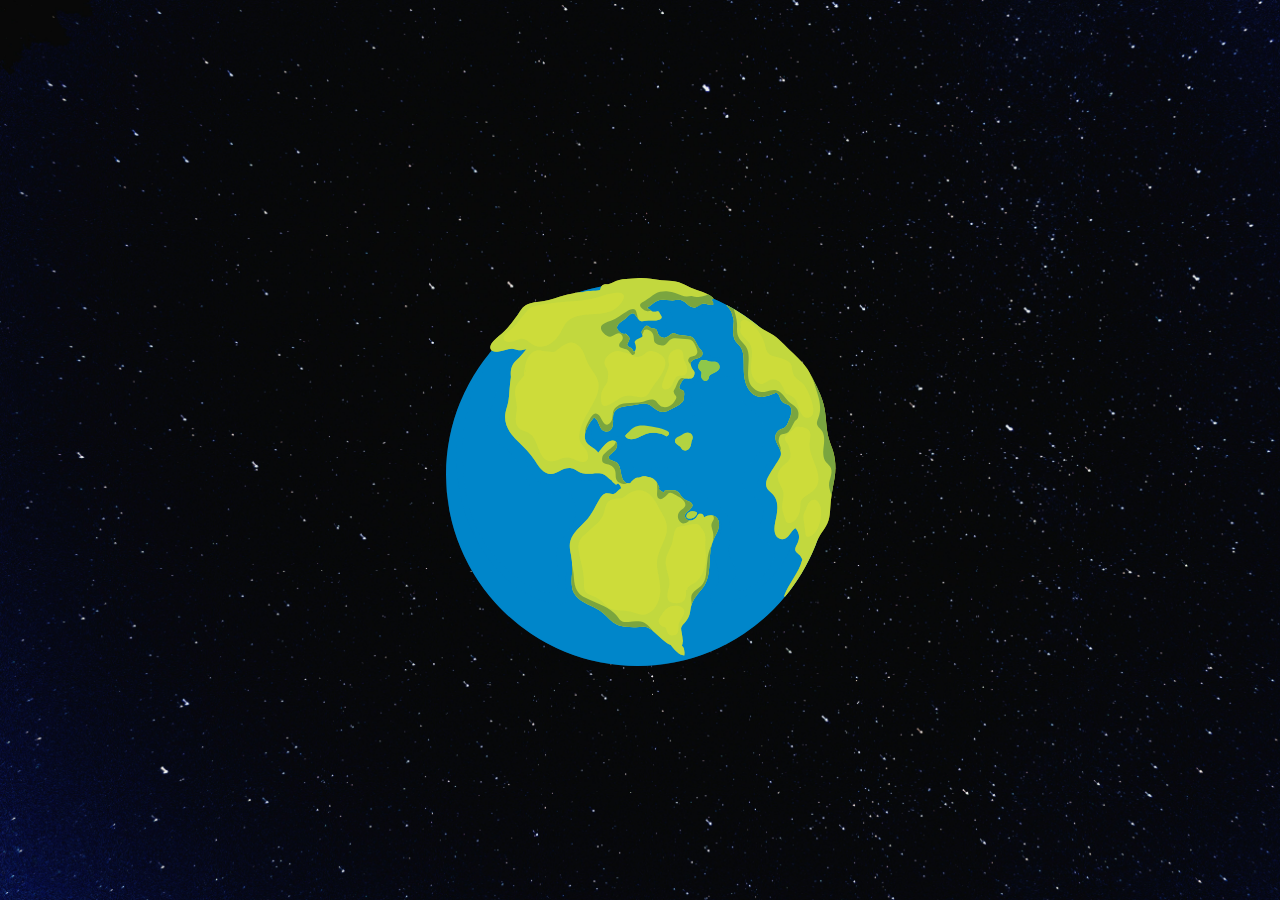
<file: index.html>
<!DOCTYPE html>
<html lang="en">
<head>
    <meta charset="UTF-8">
    <title>Document</title>
    <link rel="stylesheet" href="style.css">
</head>
<body>
    <div class="wrapper">
      <h1 class="head-click"></h1>
        <button class="btnClick"></button>
        <button class="chit"></button>
    </div>
    
    
    <script src="main.js"></script>
</body>
</html>
</file>
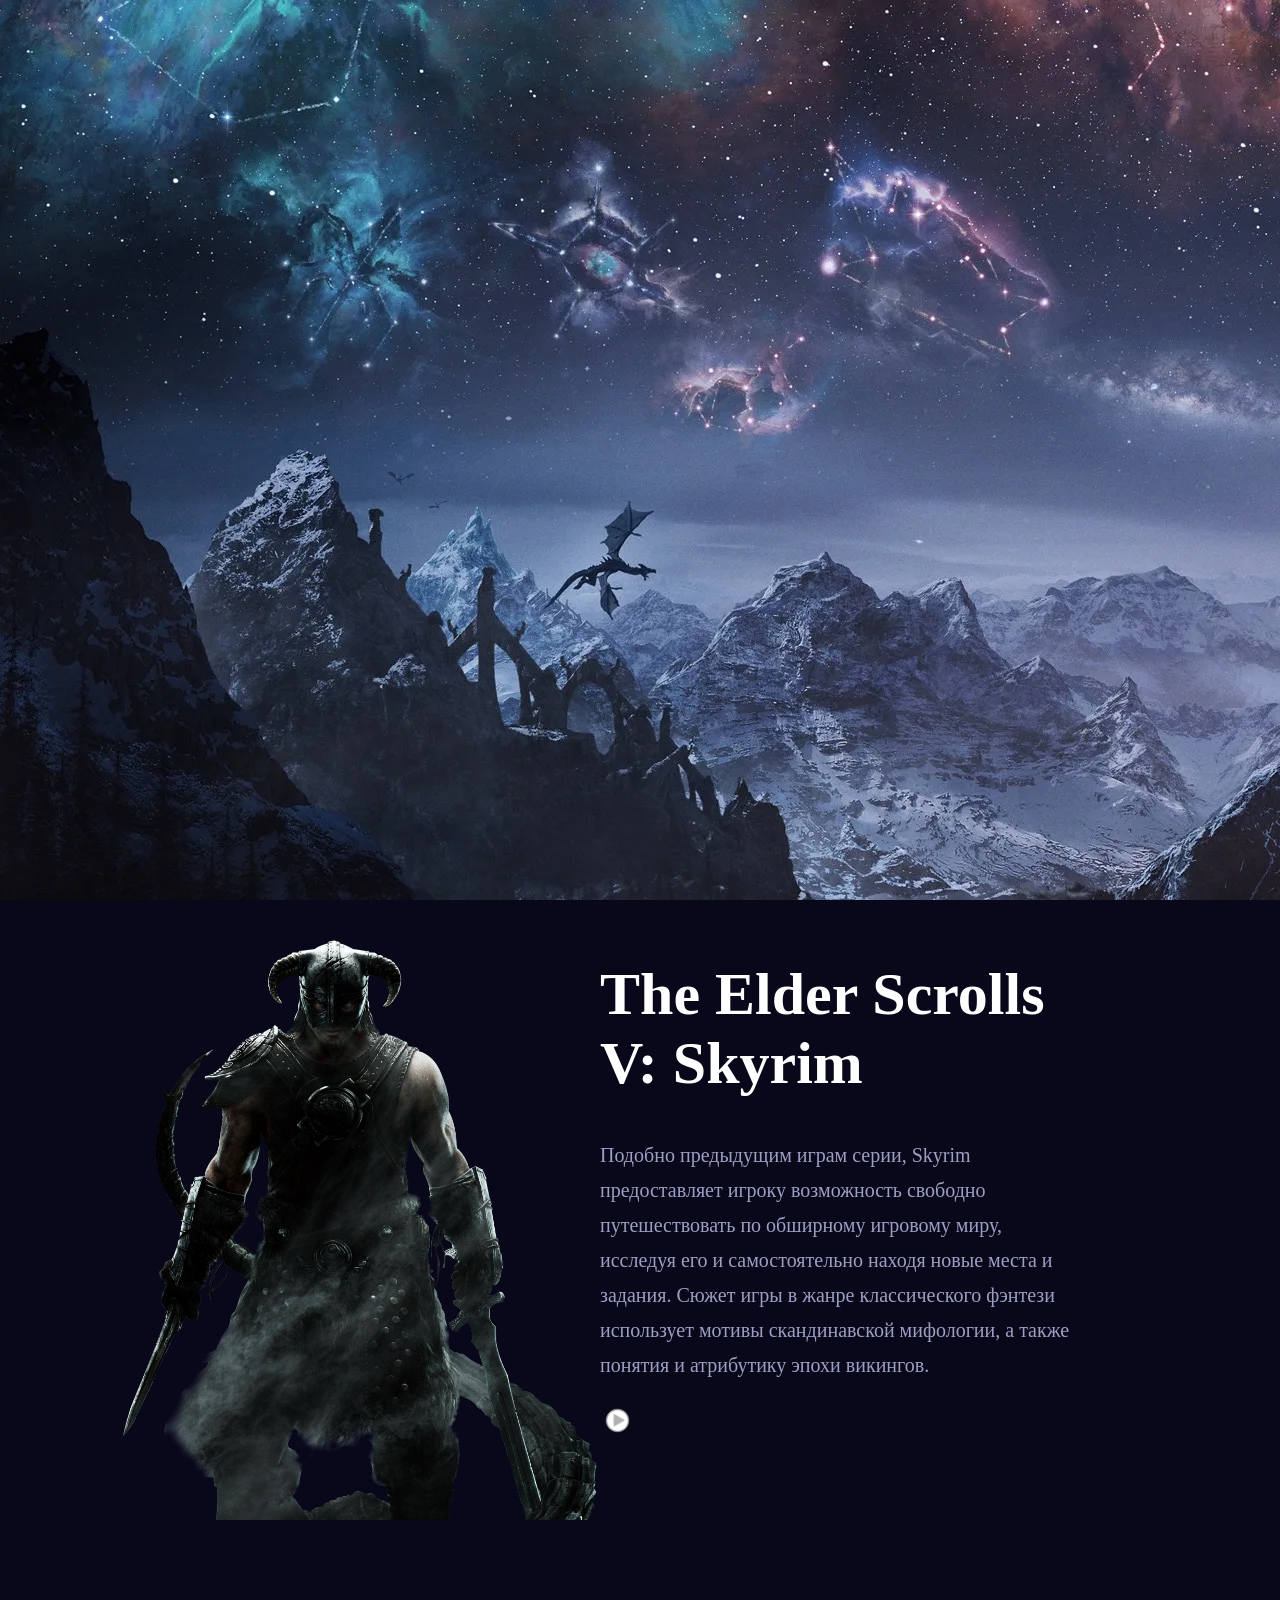
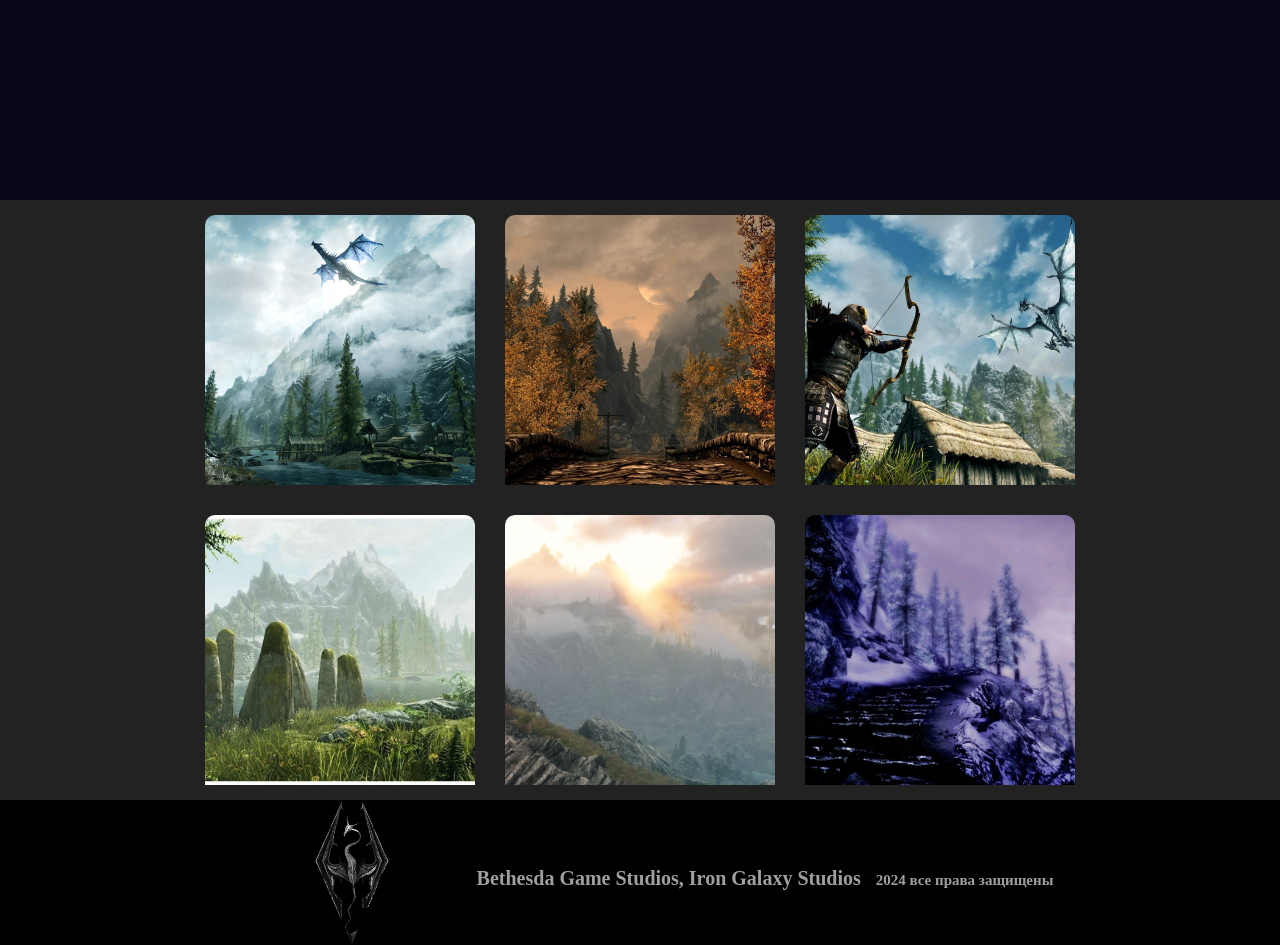
<file: sait/index.html>
<!DOCTYPE html>
<html lang="en">
<head>
    <meta charset="UTF-8">
    <title>The Elder Scrolls V: Skyrim</title>
    <link rel="stylesheet" href="style.css">
</head>

<body>

    <div class="wrapper">

        <div class="container-top">

        </div>


        <div class="main">

            <div class="main-left">
                <img src="img/pp.png" alt="" class="character">
            </div>

            <div class="main-right">
               <h1>The Elder Scrolls V: Skyrim</h1>
               <p>Подобно предыдущим играм серии, Skyrim предоставляет игроку возможность свободно путешествовать по обширному игровому миру, исследуя его и самостоятельно находя новые места и задания. Сюжет игры в жанре классического фэнтези использует мотивы скандинавской мифологии, а также понятия и атрибутику эпохи викингов.</p>
               
               <a target="_blank" href="https://www.youtube.com/watch?v=JSRtYpNRoN0" class="trayle_img"><img src="img/ppppp.png" alt="ppp" class="trayle_img"></a>
               
                
                
               
            </div>

        </div>
       <div class="gallery">
           
         <img src="img/dragon_1.jpg" alt="foto" class="img_gallery">
         <img src="img/peyzalp.jpg" alt="foto" class="img_gallery">
         <img src="img/peyzal.jpeg" alt="foto" class="img_gallery">
         <img src="img/peyzalpp.webp" alt="foto" class="img_gallery">
         <img src="img/peyzalppp.jpg" alt="foto" class="img_gallery">
         <img src="img/peyzalpppp.jpg" alt="foto" class="img_gallery">
           
       </div>
       
       
       <div class="futter">
           <img src="img/skyrim-logo.jpg" alt="">
           <h3> Bethesda Game Studios, Iron Galaxy Studios    </h3>
           
           <h2>   2024 все права защищены </h2>
           
           
       </div>
       
       
     
    </div>





</body></html>
</file>
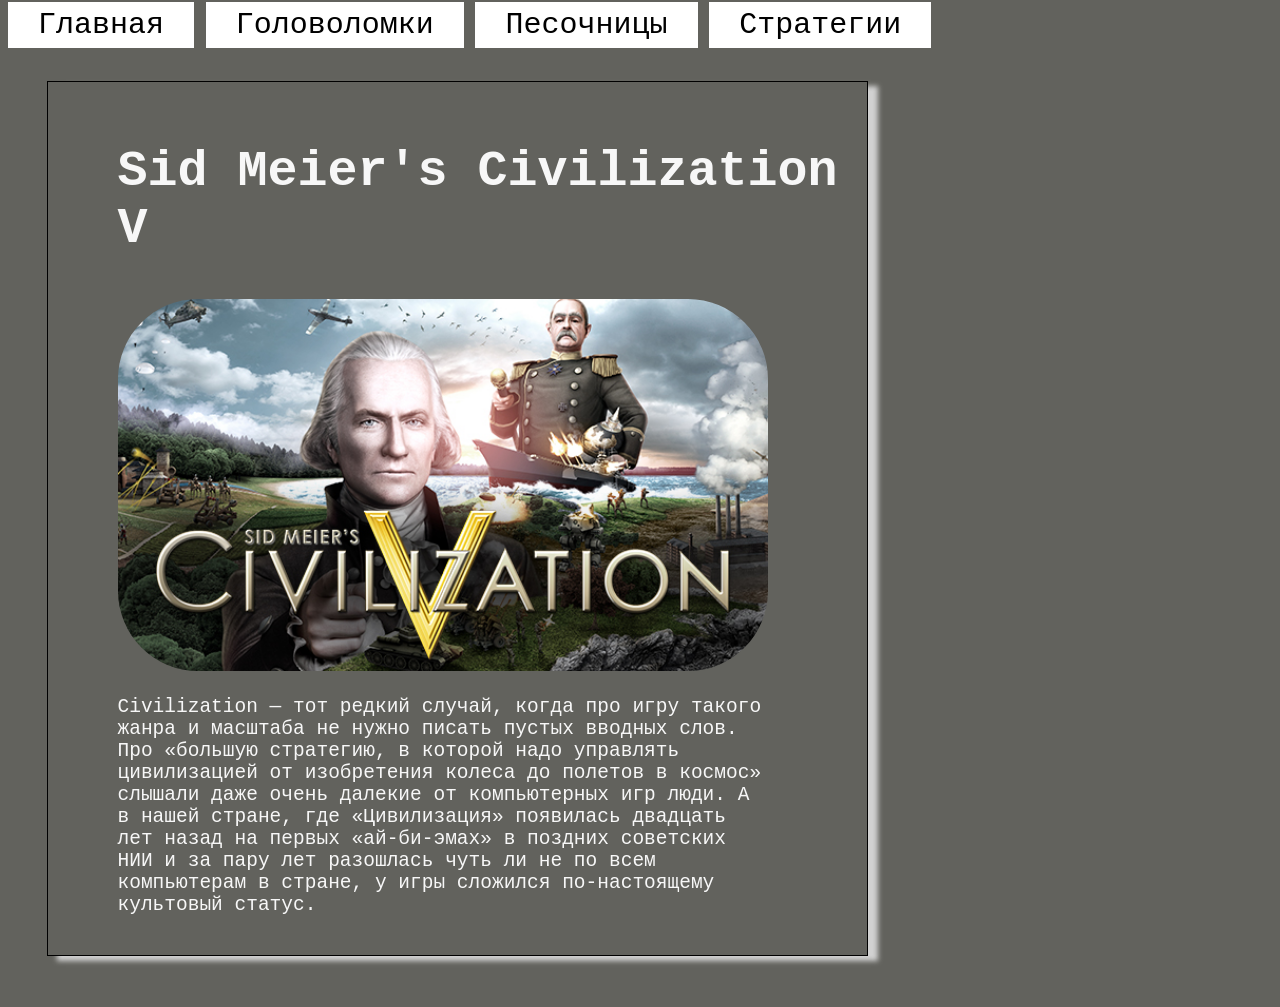
<file: linkCivilization.html>
<!DOCTYPE html>
<html lang="en">
<head>
    <meta charset="UTF-8">
    <title>Игры</title>
    <link rel="stylesheet" href="Style.css">
</head>
<body>
  
      <nav>
         
          <a class="menu_link" href="index.html">Главная</a>
          
          <a class="menu_link" href="puzzles.html">Головоломки</a>
          
          <a class="menu_link" href="sandboxes.html">Песочницы</a>
          
          <a class="menu_link" href="strategies.html">Стратегии</a>
          
      </nav>
    
    
    
    
    <div>
         <h2>Sid Meier's Civilization V</h2>
    <p> <img src="capsule_616x353.jpg" alt="Sid Meier's Civilization"></p>
    <p>Civilization — тот редкий случай, когда про игру такого жанра и масштаба не нужно писать пустых вводных слов. Про «большую стратегию, в которой надо управлять цивилизацией от изобретения колеса до полетов в космос» слышали даже очень далекие от компьютерных игр люди. А в нашей стране, где «Цивилизация» появилась двадцать лет назад на первых «ай-би-эмах» в поздних советских НИИ и за пару лет разошлась чуть ли не по всем компьютерам в стране, у игры сложился по-настоящему культовый статус.</p>
     
    </div>
    
    

    
    
</body>
</html>
</file>
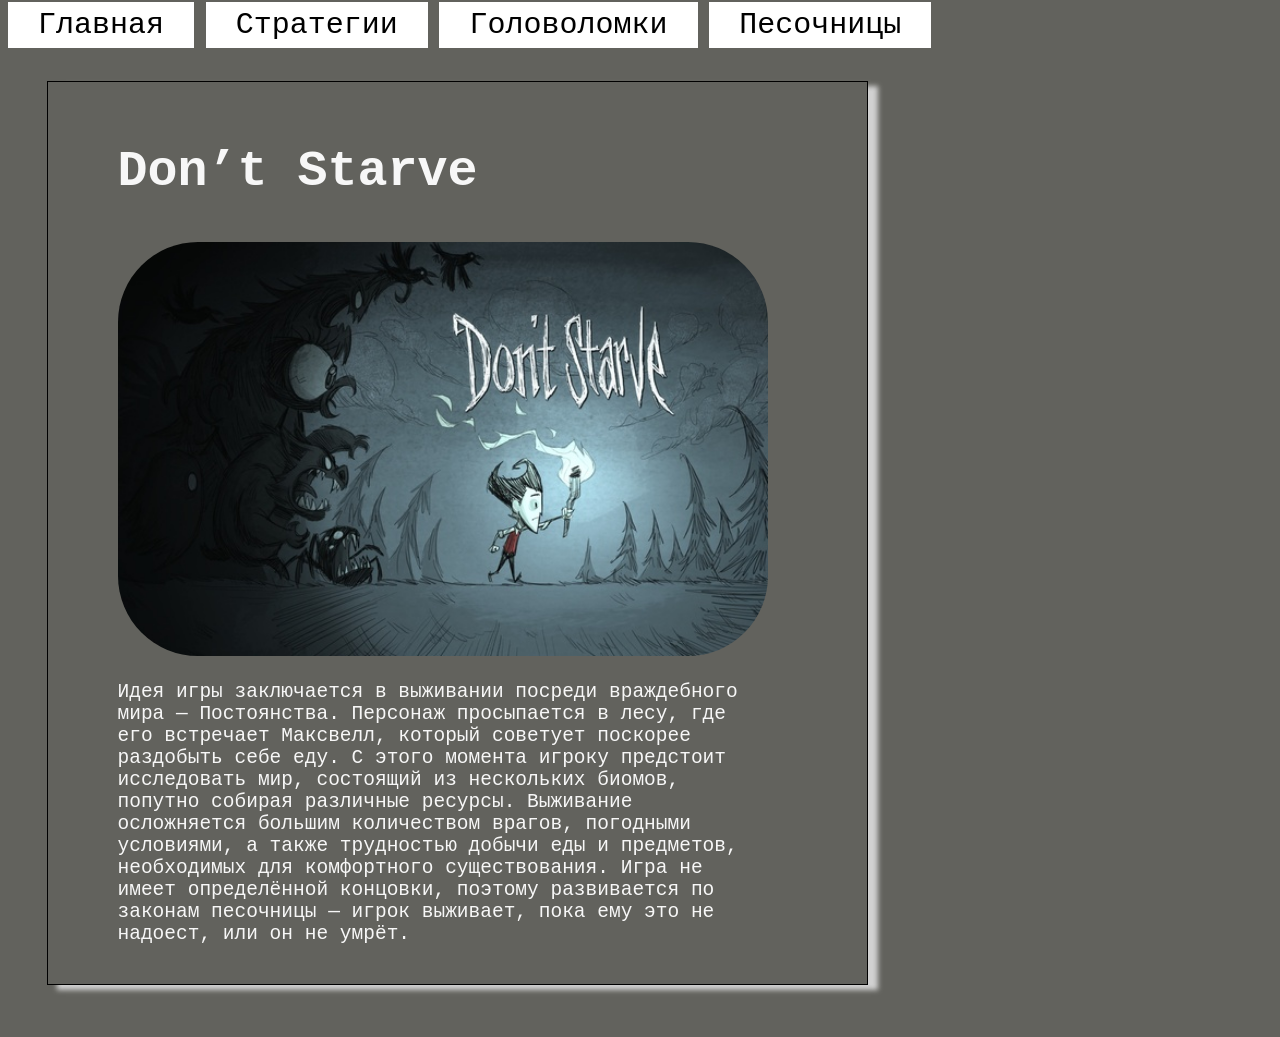
<file: linkDon’t Starve.html>
<!DOCTYPE html>
<html lang="en">
<head>
    <meta charset="UTF-8">
    <title>Игры</title>
    <link rel="stylesheet" href="Style.css">
</head>
<body>
  
      <nav>
         
          <a class="menu_link" href="index.html">Главная</a>
          
          <a class="menu_link" href="strategies.html">Стратегии</a>
          
          <a class="menu_link" href="puzzles.html">Головоломки</a>
          
          <a class="menu_link" href="sandboxes.html">Песочницы</a>
          
      </nav>
      
      
    
     <div>
         <h2>Don’t Starve</h2>
    <p> <img src="don-t-starve-wilson-p.jpg" alt="Don’t Starve">   </p>
    <p>Идея игры заключается в выживании посреди враждебного мира — Постоянства. Персонаж просыпается в лесу, где его встречает Максвелл, который советует поскорее раздобыть себе еду. С этого момента игроку предстоит исследовать мир, состоящий из нескольких биомов, попутно собирая различные ресурсы. Выживание осложняется большим количеством врагов, погодными условиями, а также трудностью добычи еды и предметов, необходимых для комфортного существования. Игра не имеет определённой концовки, поэтому развивается по законам песочницы — игрок выживает, пока ему это не надоест, или он не умрёт.</p>
    </div>
    
    
   
    
</body>
</html>
</file>
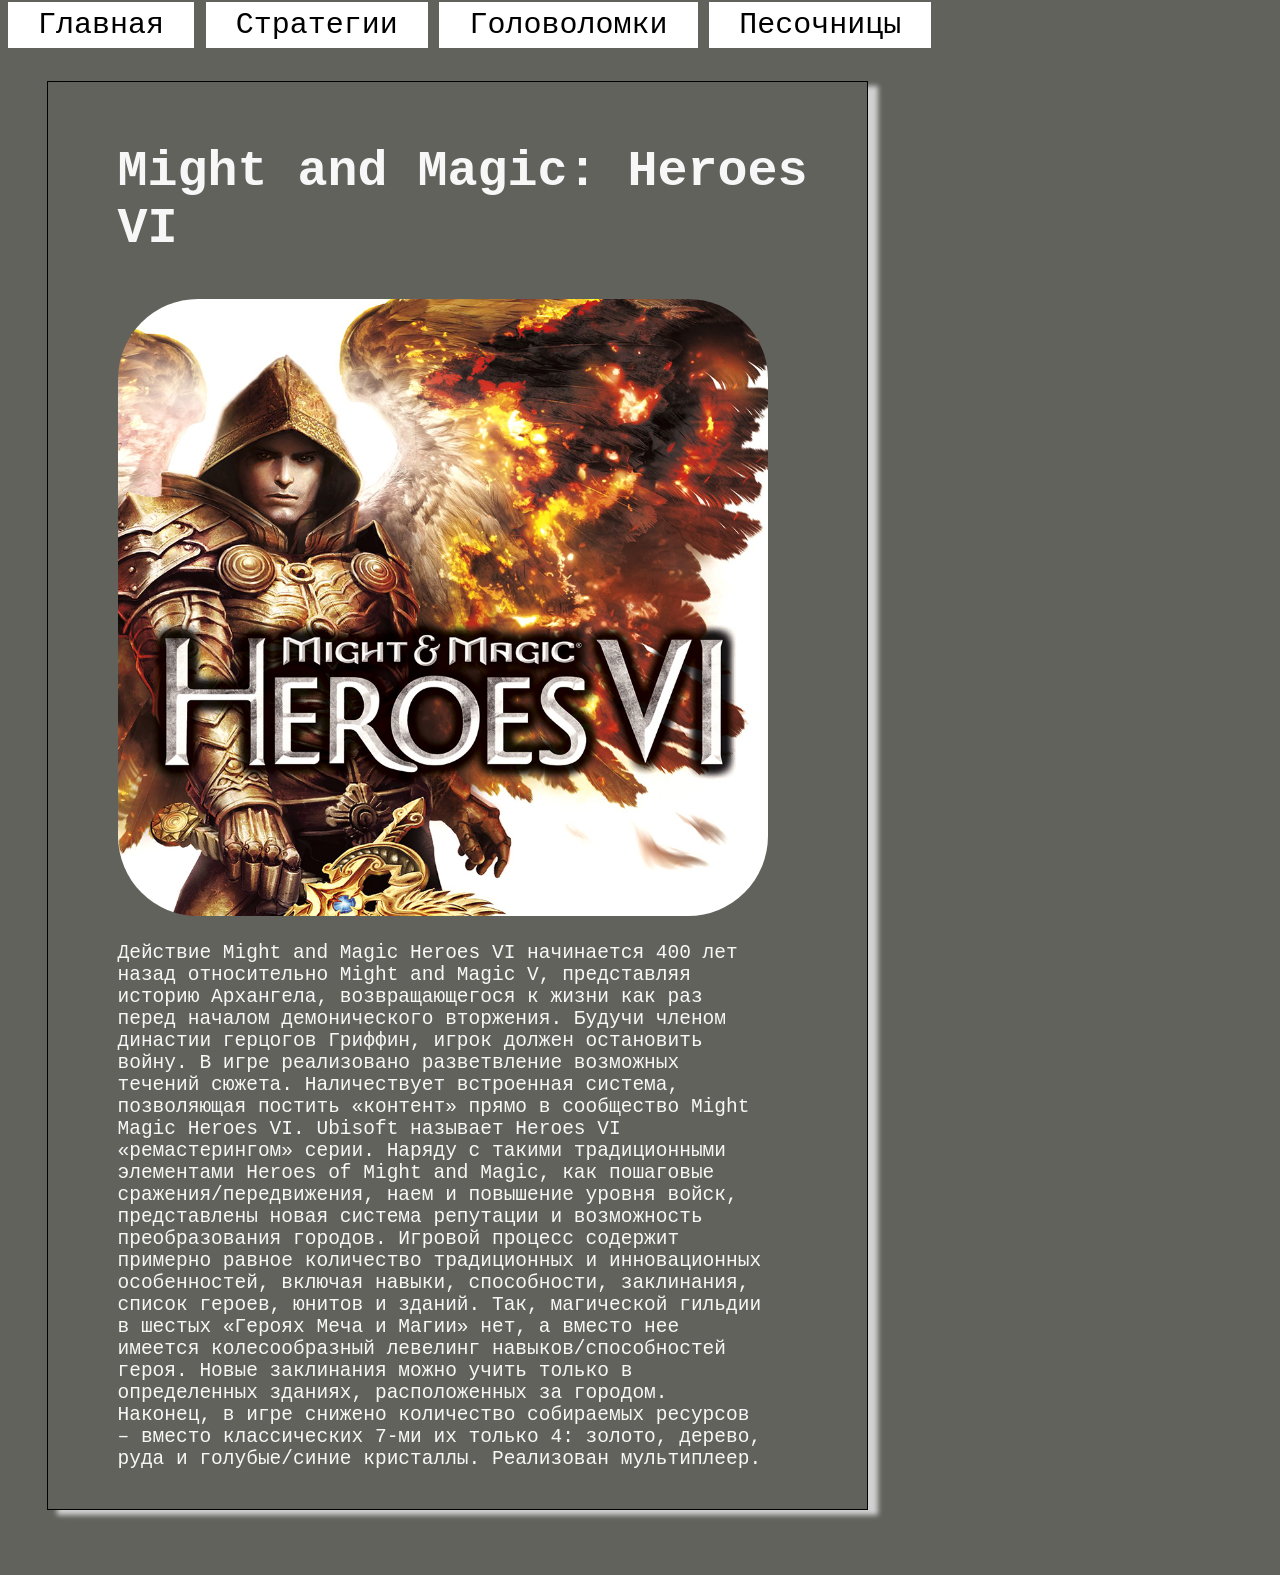
<file: linkHeroes6.html>
<!DOCTYPE html>
<html lang="en">
<head>
    <meta charset="UTF-8">
    <title>Игры</title>
    <link rel="stylesheet" href="Style.css">
</head>
<body>
  
      <nav>
         
          <a class="menu_link" href="index.html">Главная</a>
          
          <a class="menu_link" href="strategies.html">Стратегии</a>
          
          <a class="menu_link" href="puzzles.html">Головоломки</a>
          
          <a class="menu_link" href="sandboxes.html">Песочницы</a>
          
      </nav>
      
   
    <div>
         <h2>Might and Magic: Heroes VI</h2>
    <p><img src="Might_and_Magic_Heroes_VI_Cover_Art.jpg" alt="Might and Magic Heroes"></p>
    <p>Действие Might and Magic Heroes VI начинается 400 лет назад относительно Might and Magic V, представляя историю Архангела, возвращающегося к жизни как раз перед началом демонического вторжения. Будучи членом династии герцогов Гриффин, игрок должен остановить войну. В игре реализовано разветвление возможных течений сюжета. Наличествует встроенная система, позволяющая постить «контент» прямо в сообщество Might 
     Magic Heroes VI.

Ubisoft называет Heroes VI «ремастерингом» серии. Наряду с такими традиционными элементами Heroes of Might and Magic, как пошаговые сражения/передвижения, наем и повышение уровня войск, представлены новая система репутации и возможность преобразования городов. Игровой процесс содержит примерно равное количество традиционных и инновационных особенностей, включая навыки, способности, заклинания, список героев, юнитов и зданий. Так, магической гильдии в шестых «Героях Меча и Магии» нет, а вместо нее имеется колесообразный левелинг навыков/способностей героя. Новые заклинания можно учить только в определенных зданиях, расположенных за городом. Наконец, в игре снижено количество собираемых ресурсов – вместо классических 7-ми их только 4: золото, дерево, руда и голубые/синие кристаллы. Реализован мультиплеер.</p>
    
    </div>
    
    
    
</body>
</html>
</file>
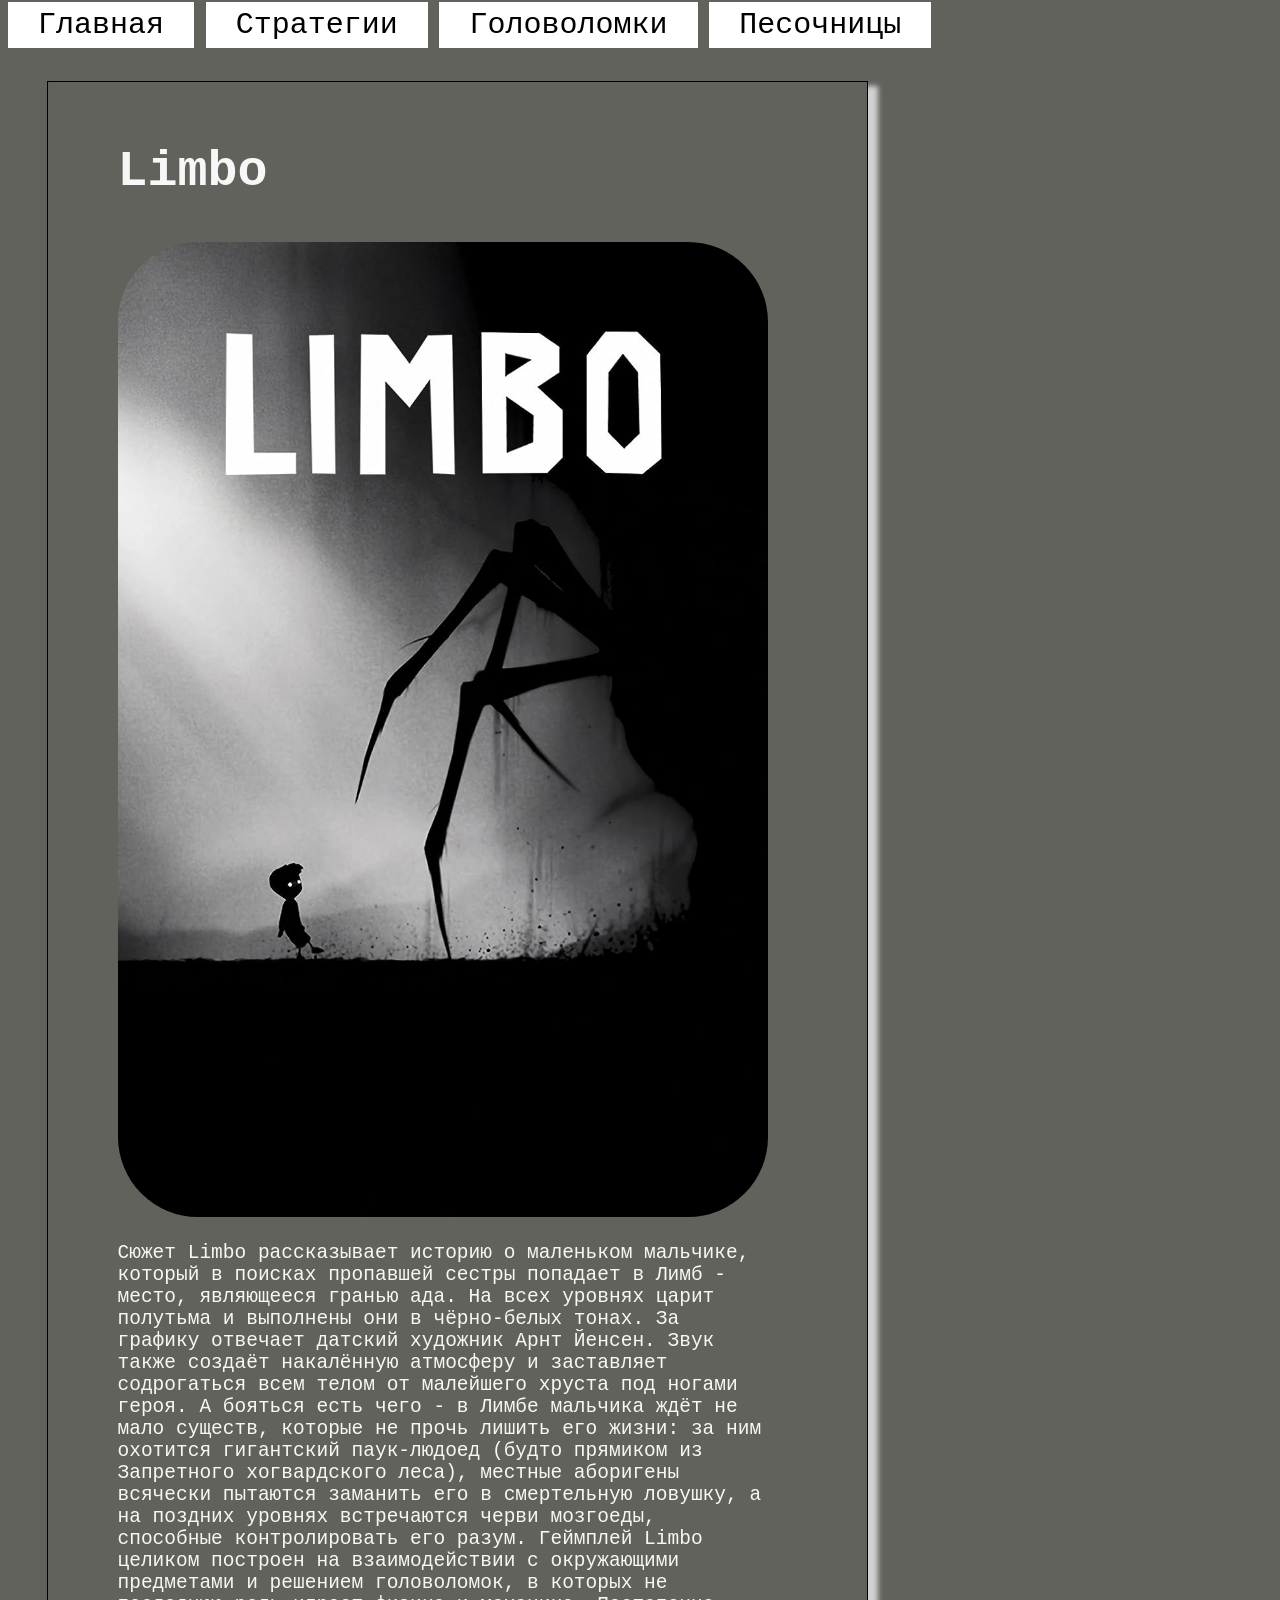
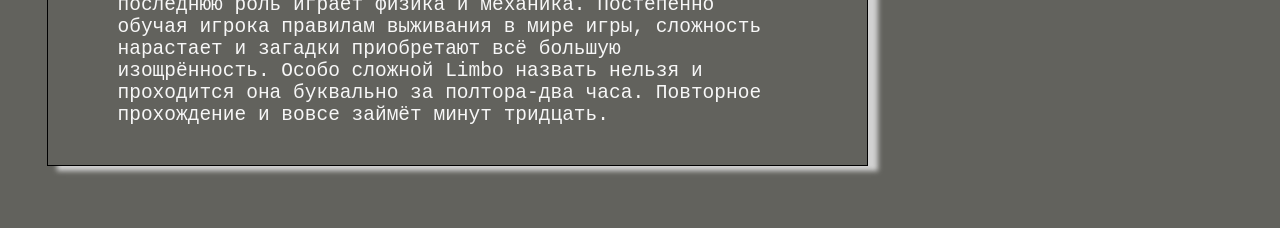
<file: linkLimbo.html>
<!DOCTYPE html>
<html lang="en">
<head>
    <meta charset="UTF-8">
    <title>Игры</title>
    <link rel="stylesheet" href="Style.css">
</head>
<body>
  
      <nav>
         
          <a class="menu_link" href="index.html">Главная</a>
          
          <a class="menu_link" href="strategies.html">Стратегии</a>
          
          <a class="menu_link" href="puzzles.html">Головоломки</a>
          
          <a class="menu_link" href="sandboxes.html">Песочницы</a>
          
      </nav>
      
   
   
    <div>
         <h2>Limbo</h2>
    <p> <img src="MV5BNGUyODU2NDItMTE0Yy00ZWM5LWIyZGMtYjM1YmFjYjY1Y2MwXkEyXkFqcGdeQXVyNTgyNTA4MjM@._V1_FMjpg_UX1000_.jpg" alt="Limbo"></p>
    <p>Сюжет Limbo рассказывает историю о маленьком мальчике, который в поисках пропавшей сестры попадает в Лимб - место, являющееся гранью ада. На всех уровнях царит полутьма и выполнены они в чёрно-белых тонах. За графику отвечает датский художник Арнт Йенсен. Звук также создаёт накалённую атмосферу и заставляет содрогаться всем телом от малейшего хруста под ногами героя. А бояться есть чего - в Лимбе мальчика ждёт не мало существ, которые не прочь лишить его жизни: за ним охотится гигантский паук-людоед (будто прямиком из Запретного хогвардского леса), местные аборигены всячески пытаются заманить его в смертельную ловушку, а на поздних уровнях встречаются черви мозгоеды, способные контролировать его разум.

Геймплей Limbo целиком построен на взаимодействии с окружающими предметами и решением головоломок, в которых не последнюю роль играет физика и механика. Постепенно обучая игрока правилам выживания в мире игры, сложность нарастает и загадки приобретают всё большую изощрённость. Особо сложной Limbo назвать нельзя и проходится она буквально за полтора-два часа. Повторное прохождение и вовсе займёт минут тридцать.</p>
    

    </div>
    
    
    
</body>
</html>
</file>
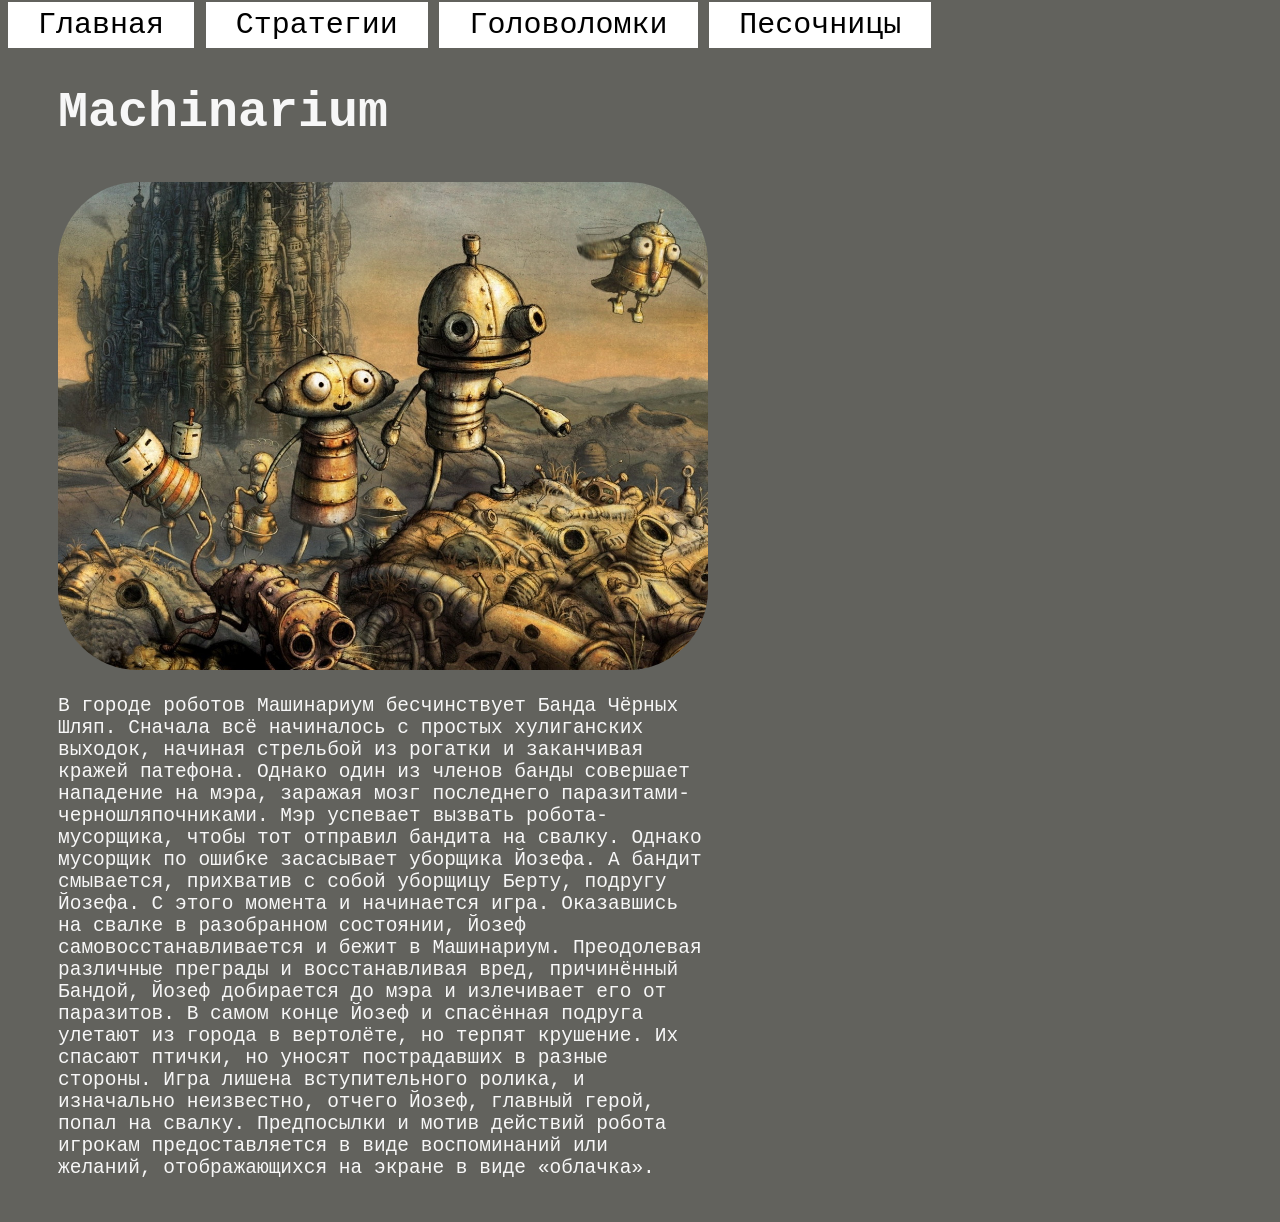
<file: linkMachinarium.html>
<!DOCTYPE html>
<html lang="en">
<head>
    <meta charset="UTF-8">
    <title>Игры</title>
    <link rel="stylesheet" href="Style.css">
</head>
<body>
  
      <nav>
         
          <a class="menu_link" href="index.html">Главная</a>
          
          <a class="menu_link" href="strategies.html">Стратегии</a>
          
          <a class="menu_link" href="puzzles.html">Головоломки</a>
          
          <a class="menu_link" href="sandboxes.html">Песочницы</a>
          
      </nav>
      
   
   
         <h2>Machinarium</h2>
   <p> <img src="uHdMkysIKOxCPdhnkXoNNw.jpeg" alt="Machinarium">   </p>
    <p>В городе роботов Машинариум бесчинствует Банда Чёрных Шляп. Сначала всё начиналось с простых хулиганских выходок, начиная стрельбой из рогатки и заканчивая кражей патефона. Однако один из членов банды совершает нападение на мэра, заражая мозг последнего паразитами-черношляпочниками. Мэр успевает вызвать робота-мусорщика, чтобы тот отправил бандита на свалку. Однако мусорщик по ошибке засасывает уборщика Йозефа. А бандит смывается, прихватив с собой уборщицу Берту, подругу Йозефа. С этого момента и начинается игра.

Оказавшись на свалке в разобранном состоянии, Йозеф самовосстанавливается и бежит в Машинариум. Преодолевая различные преграды и восстанавливая вред, причинённый Бандой, Йозеф добирается до мэра и излечивает его от паразитов. В самом конце Йозеф и спасённая подруга улетают из города в вертолёте, но терпят крушение. Их спасают птички, но уносят пострадавших в разные стороны.

Игра лишена вступительного ролика, и изначально неизвестно, отчего Йозеф, главный герой, попал на свалку. Предпосылки и мотив действий робота игрокам предоставляется в виде воспоминаний или желаний, отображающихся на экране в виде «облачка».</p>
    
    
    
</body>
</html>
</file>
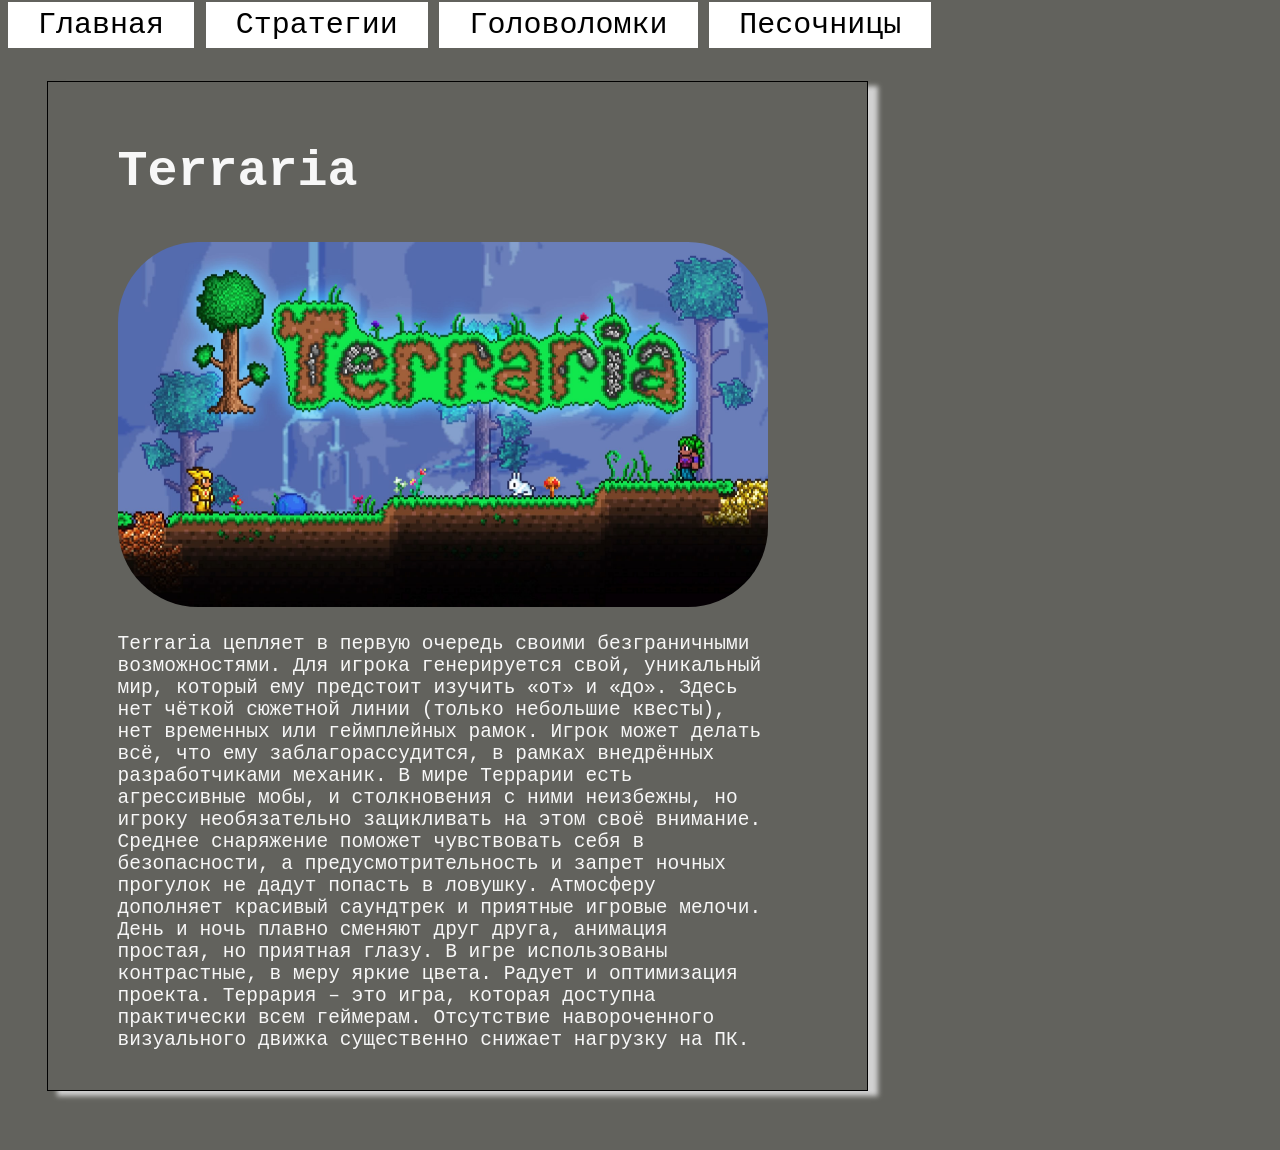
<file: linkTerraria.html>
<!DOCTYPE html>
<html lang="en">
<head>
    <meta charset="UTF-8">
    <title>Игры</title>
    <link rel="stylesheet" href="Style.css">
</head>
<body>
  
      <nav>
         
          <a class="menu_link" href="index.html">Главная</a>
          
          <a class="menu_link" href="strategies.html">Стратегии</a>
          
          <a class="menu_link" href="puzzles.html">Головоломки</a>
          
          <a class="menu_link" href="sandboxes.html">Песочницы</a>
          
      </nav>
      
   
     <div>
         <h2>Terraria</h2>
    <p> <img src="57416014bd.jpg" alt="Terraria">   </p>
    <p>Terraria цепляет в первую очередь своими безграничными возможностями. Для игрока генерируется свой, уникальный мир, который ему предстоит изучить «от» и «до». Здесь нет чёткой сюжетной линии (только небольшие квесты), нет временных или геймплейных рамок. Игрок может делать всё, что ему заблагорассудится, в рамках внедрённых разработчиками механик.

В мире Террарии есть агрессивные мобы, и столкновения с ними неизбежны, но игроку необязательно зацикливать на этом своё внимание. Среднее снаряжение поможет чувствовать себя в безопасности, а предусмотрительность и запрет ночных прогулок не дадут попасть в ловушку. Атмосферу дополняет красивый саундтрек и приятные игровые мелочи. День и ночь плавно сменяют друг друга, анимация простая, но приятная глазу. В игре использованы контрастные, в меру яркие цвета.

Радует и оптимизация проекта. Террария – это игра, которая доступна практически всем геймерам. Отсутствие навороченного визуального движка существенно снижает нагрузку на ПК.</p>
    
    </div>
    
    
   
    
</body>
</html>
</file>
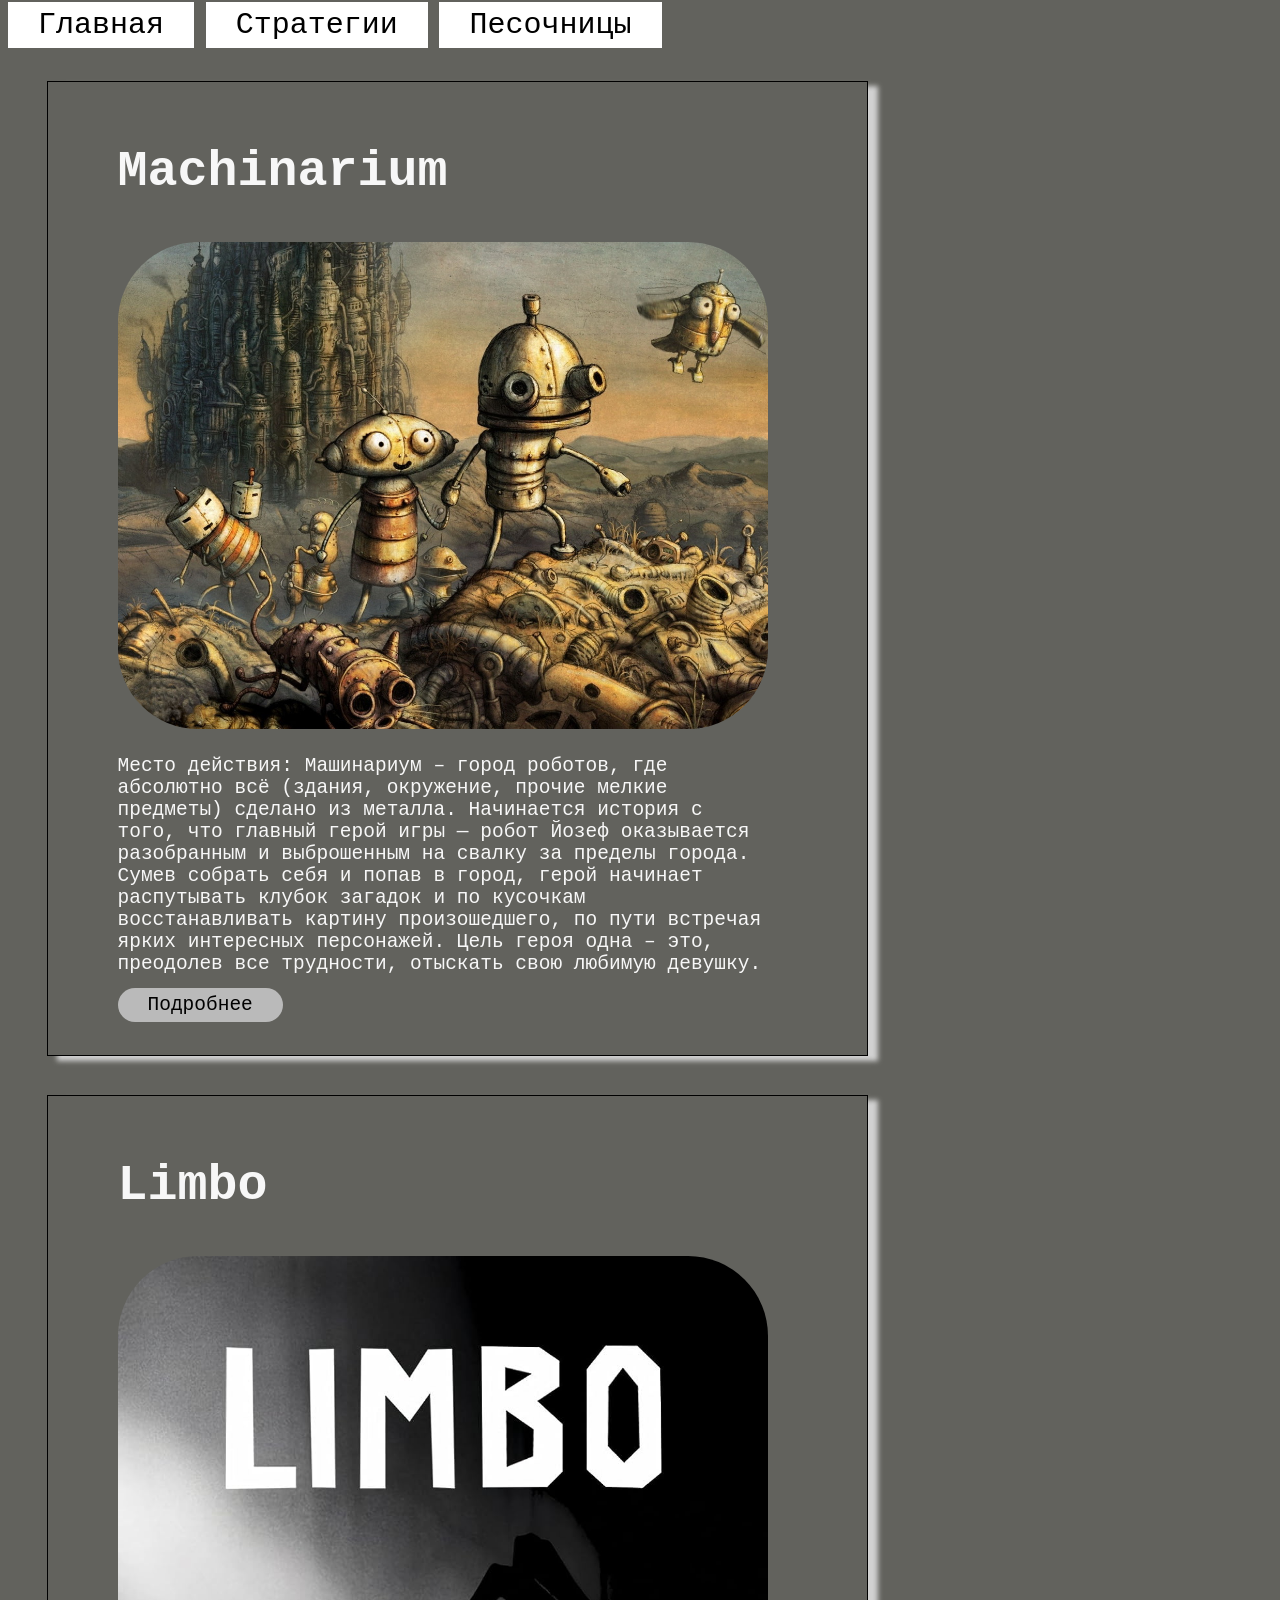
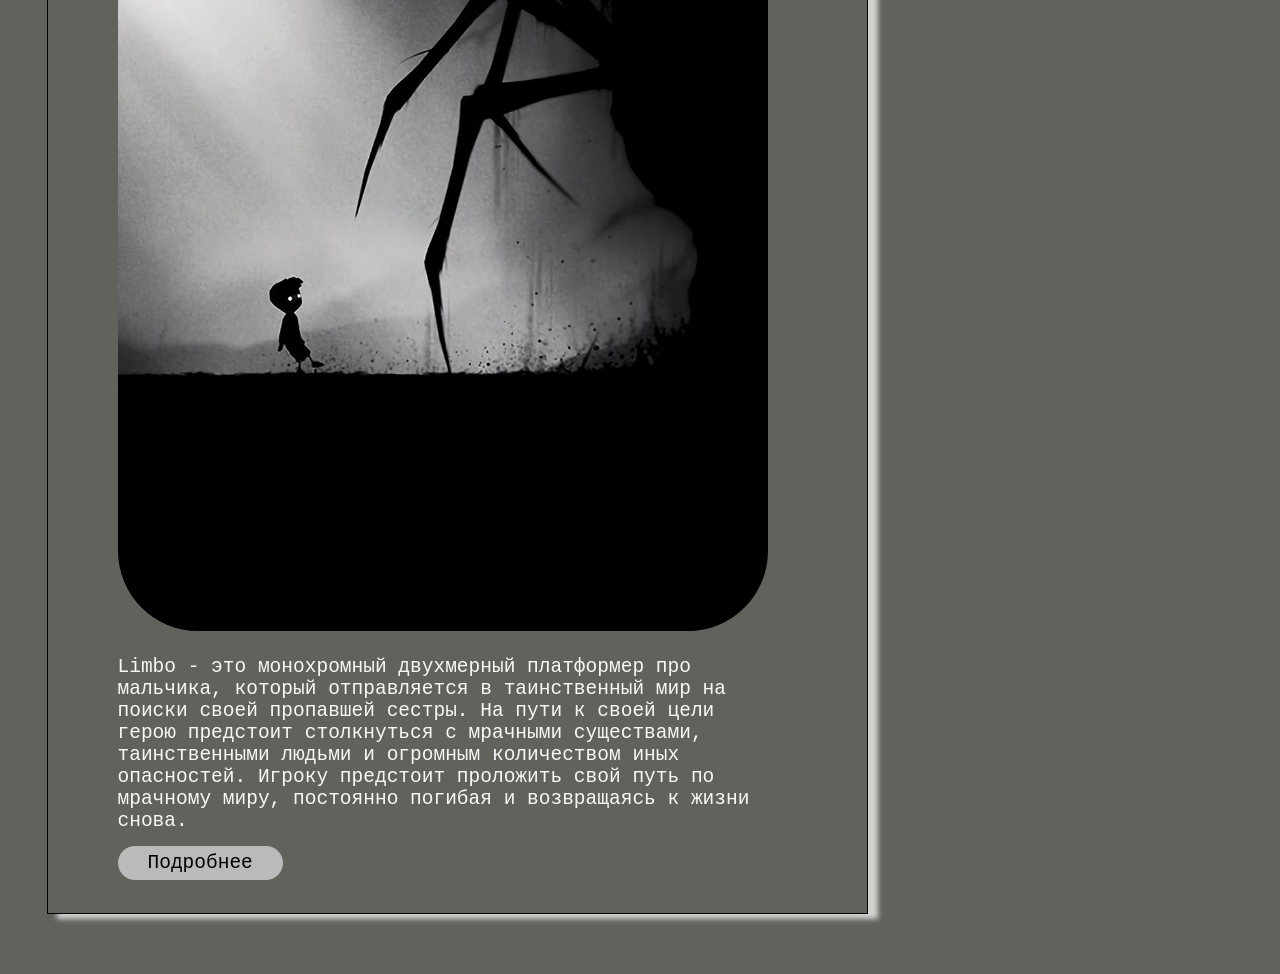
<file: puzzles.html>
<!DOCTYPE html>
<html lang="en">
<head>
    <meta charset="UTF-8">
    <title>Игры</title>
    <link rel="stylesheet" href="Style.css">
</head>
<body>
  
      <nav>
         
          <a class="menu_link" href="index.html">Главная</a>
          
          <a class="menu_link" href="strategies.html">Стратегии</a>
          
          <a class="menu_link" href="sandboxes.html">Песочницы</a>
          
      </nav>
      
   
    <div>
         <h2>Machinarium</h2>
       <p> <img src="uHdMkysIKOxCPdhnkXoNNw.jpeg" alt="Machinarium">   </p>
    <p>Место действия: Машинариум – город роботов, где абсолютно всё (здания, окружение, прочие мелкие предметы) сделано из металла. Начинается история с того, что главный герой игры — робот Йозеф оказывается разобранным и выброшенным на свалку за пределы города. Сумев собрать себя и попав в город, герой начинает распутывать клубок загадок и по кусочкам восстанавливать картину произошедшего, по пути встречая ярких интересных персонажей. Цель героя одна – это, преодолев все трудности, отыскать свою любимую девушку.</p>
    
      <p> <a id="link" href="linkMachinarium.html">Подробнее</a>   </p>
    
    </div>
    
    
    
    
    
    
    <div>
         <h2>Limbo</h2>
     <p> <img src="MV5BNGUyODU2NDItMTE0Yy00ZWM5LWIyZGMtYjM1YmFjYjY1Y2MwXkEyXkFqcGdeQXVyNTgyNTA4MjM@._V1_FMjpg_UX1000_.jpg" alt="Limbo">   </p>
    <p>Limbo - это монохромный двухмерный платформер про мальчика, который отправляется в таинственный мир на поиски своей пропавшей сестры. На пути к своей цели герою предстоит столкнуться с мрачными существами, таинственными людьми и огромным количеством иных опасностей. Игроку предстоит проложить свой путь по мрачному миру, постоянно погибая и возвращаясь к жизни снова.</p>
    
     <p> <a href="linkLimbo.html">Подробнее</a>     </p>
    </div>
    
    

    
</body>
</html>
</file>
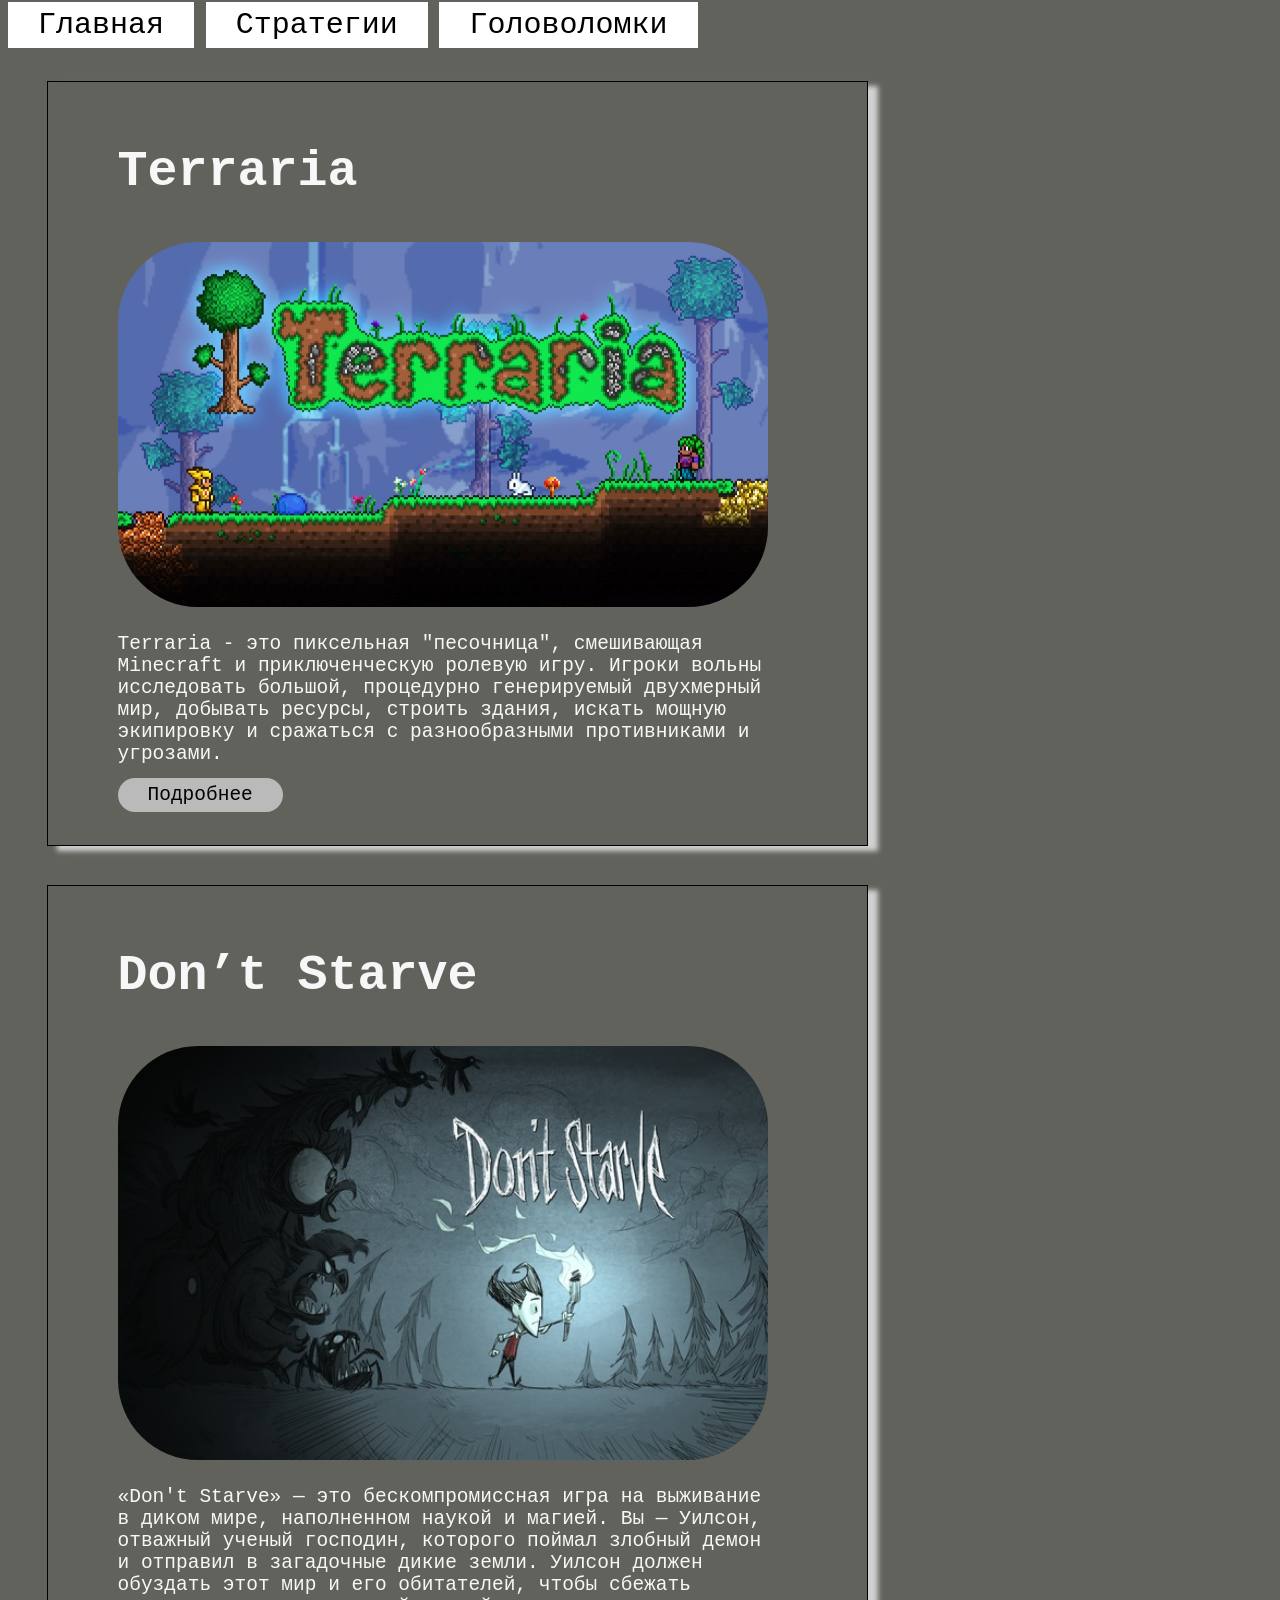
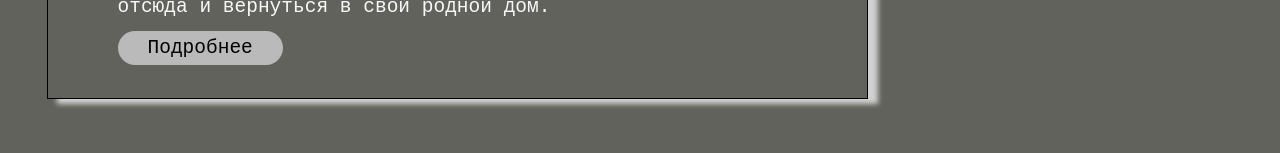
<file: sandboxes.html>
<!DOCTYPE html>
<html lang="en">
<head>
    <meta charset="UTF-8">
    <title>Игры</title>
    <link rel="stylesheet" href="Style.css">
</head>
<body>
  
      <nav>
         
          <a class="menu_link" href="index.html">Главная</a>
          
          <a class="menu_link" href="strategies.html">Стратегии</a>
          
          <a class="menu_link" href="puzzles.html">Головоломки</a>
          
      </nav>
      
   
    <div>
         <h2>Terraria</h2>
    <p> <img src="57416014bd.jpg" alt="Terraria">   </p>
    <p>Terraria - это пиксельная "песочница", смешивающая Minecraft и приключенческую ролевую игру. Игроки вольны исследовать большой, процедурно генерируемый двухмерный мир, добывать ресурсы, строить здания, искать мощную экипировку и сражаться с разнообразными противниками и угрозами.</p>
    
    <p> <a id="link" href="linkTerraria.html">Подробнее</a>   </p>
    
    </div>
    
    
    
     <div>
         <h2>Don’t Starve</h2>
    <p> <img src="don-t-starve-wilson-p.jpg" alt="Dont Starve">   </p>
    <p>«Don't Starve» — это бескомпромиссная игра на выживание в диком мире, наполненном наукой и магией. Вы — Уилсон, отважный ученый господин, которого поймал злобный демон и отправил в загадочные дикие земли. Уилсон должен обуздать этот мир и его обитателей, чтобы сбежать отсюда и вернуться в свой родной дом.</p>
    
    <p> <a id="link" href="linkDon%E2%80%99t%20Starve.html">Подробнее</a>   </p>
    
    </div>
    
    
   
    
</body>
</html>
</file>
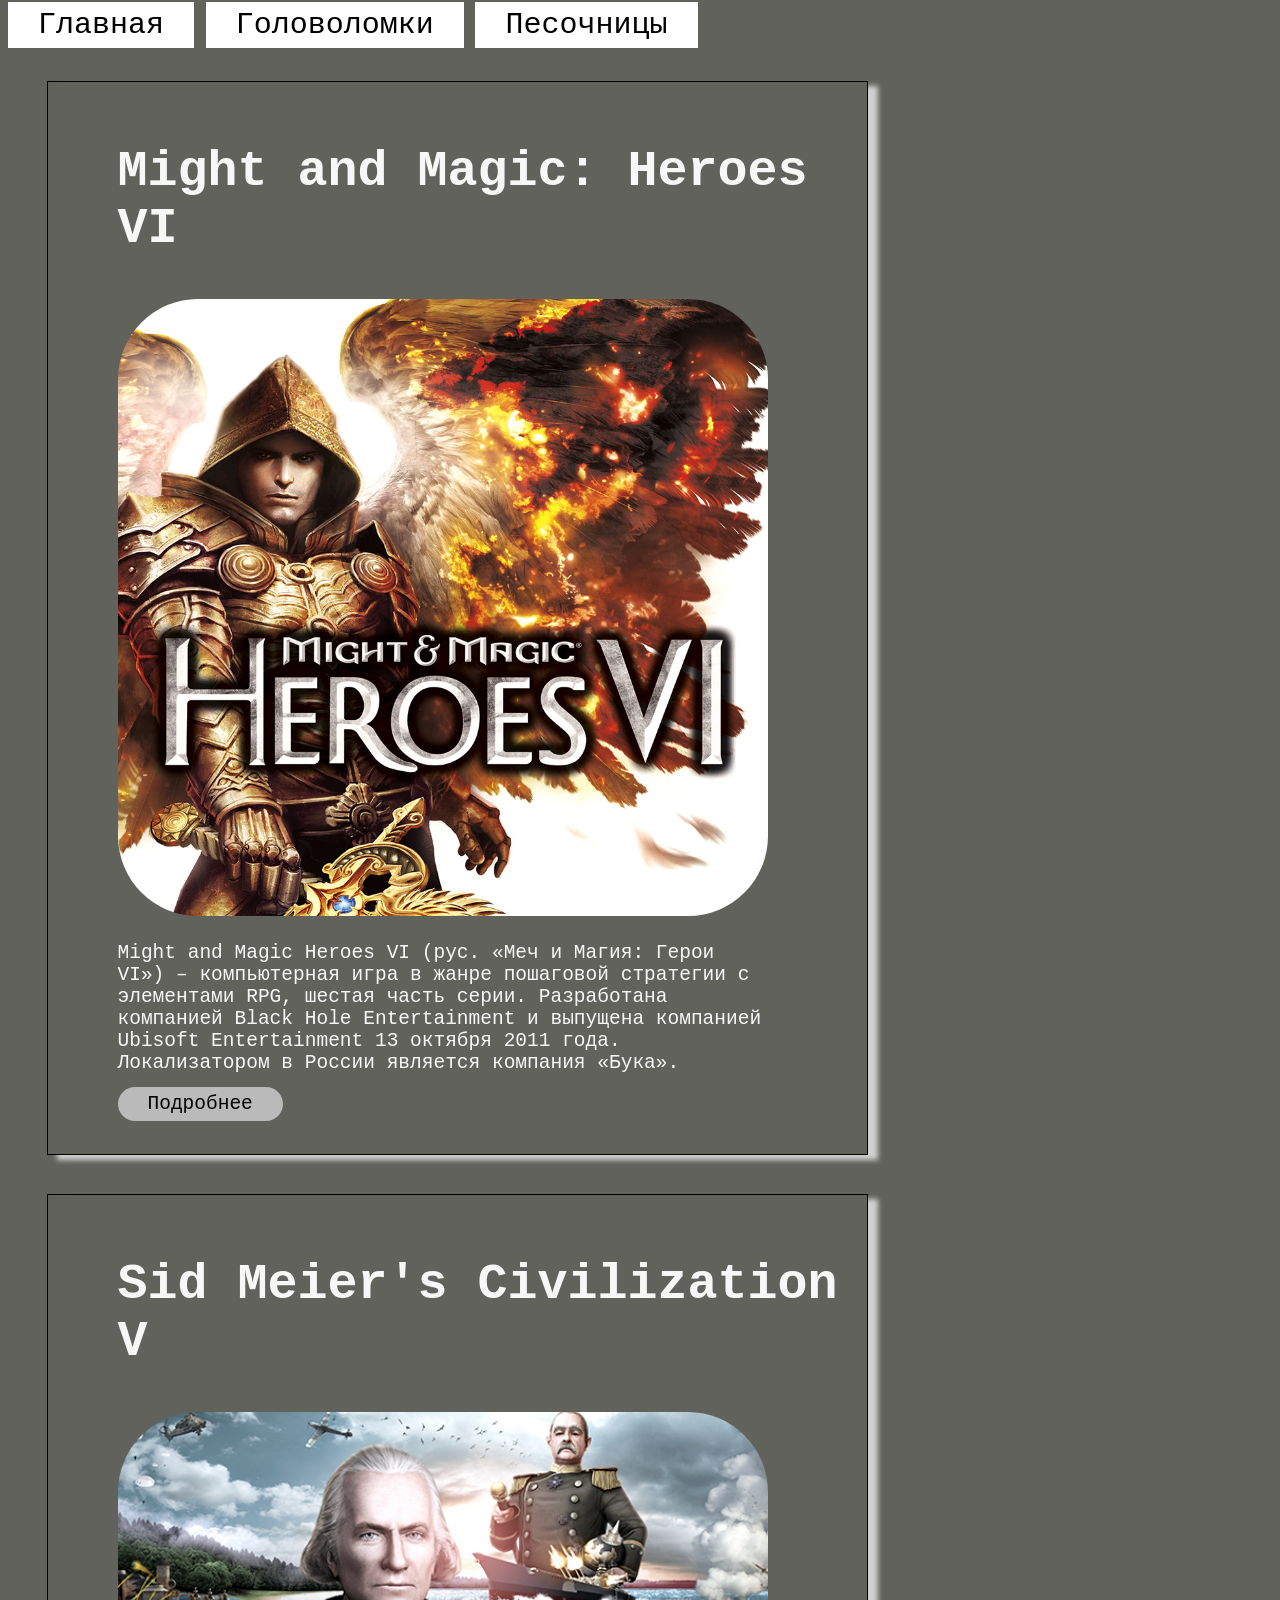
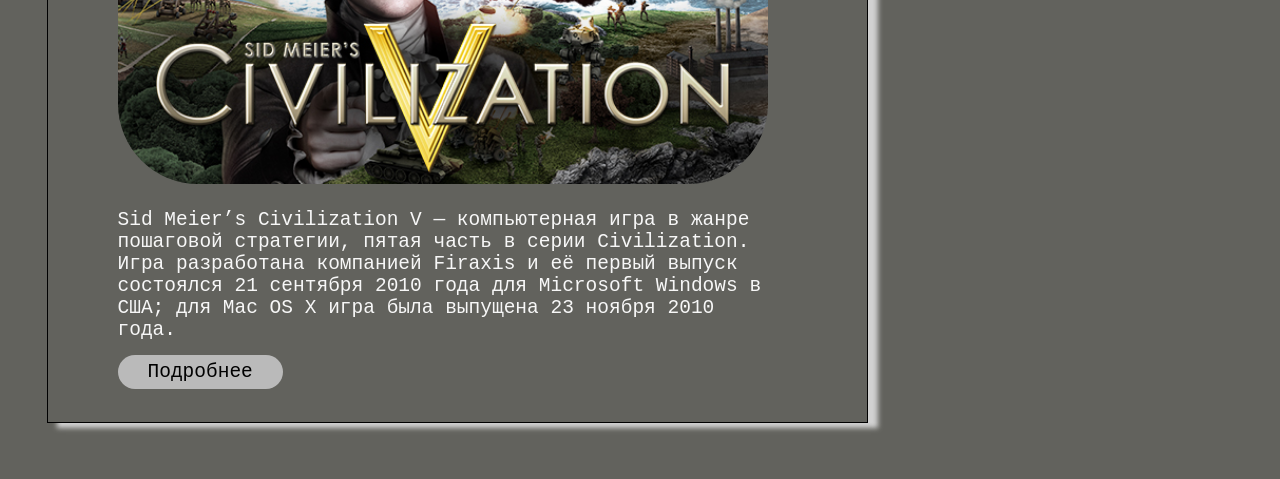
<file: strategies.html>
<!DOCTYPE html>
<html lang="en">
<head>
    <meta charset="UTF-8">
    <title>Игры</title>
    <link rel="stylesheet" href="Style.css">
</head>
<body>
  
      <nav>
         
          <a class="menu_link" href="index.html">Главная</a>
          
          <a class="menu_link" href="puzzles.html">Головоломки</a>
          
          <a class="menu_link" href="sandboxes.html">Песочницы</a>
          
      </nav>
    
 
    
    <div>
          <h2>Might and Magic: Heroes VI</h2>
    <p> <img src="Might_and_Magic_Heroes_VI_Cover_Art.jpg" alt="Might and Magic Heroes"></p>
    <p>Might and Magic Heroes VI (рус. «Меч и Магия: Герои VI») – компьютерная игра в жанре пошаговой стратегии с элементами RPG, шестая часть серии. Разработана компанией Black Hole Entertainment и выпущена компанией Ubisoft Entertainment 13 октября 2011 года. Локализатором в России является компания «Бука».</p>
    
     <p> <a href="linkHeroes6.html">Подробнее</a> </p> 
    </div>
    
    
    
    
    
    <div>
          <h2>Sid Meier's Civilization V</h2>
    <p> <img src="capsule_616x353.jpg"></p>
    <p>Sid Meier’s Civilization V — компьютерная игра в жанре пошаговой стратегии, пятая часть в серии Civilization. Игра разработана компанией Firaxis и её первый выпуск состоялся 21 сентября 2010 года для Microsoft Windows в США; для Mac OS X игра была выпущена 23 ноября 2010 года.</p>
    
     <p> <a href="linkCivilization.html">Подробнее</a></p>  
    </div>
    
    

    
    
</body>
</html>
</file>
<file: style.css>
body {
    height: 100vh;
    width: 100vw;
    background: url(bgBody.jpg);
    background-size: cover;
    margin: 0;
    padding: 0;
}

.btnClick {
    width: 400px;
    height: 400px;
    background: url(bgBtn.svg);
    background-size: cover;
    border: none;
    cursor: pointer;
}

.wrapper {
    display: flex;
    justify-content: center;
    align-items: center;
    height: 100vh; 
    flex-direction: column;
}




.head-click {
    color: #fff;
    font-size: 48px;
    font-family:sans-serif;
}

.chit {
    width: 20px;
    height: 20px;
    background: rgba(255, 255, 255, 0);
    border: 0;
    
}
</file>
<file: sait/style.css>
body {
    background: #222222;
    margin: 0;
}

.container-top {
    background: url(img/Sky10Ann-Hero-bg.webp);
    width: calc (100vw-17px);
    height: 100vh;
    background-size: cover;

}

.main {
    display: flex;
    color: #ffffff;
    background: #09081a;
    width: calc (100vw-17px);
    height: 100vh;
    justify-content:center;
}

.main-left {
    margin-top: 20px;
}

.character {
    width: 1000px;
    position: relative;
    left: -150px;
    height: 600px;
}

.main-right {
    margin-top: 20px;
    width: 800px;
    font-size: 30px;
    position: relative;
    margin-right: 200px;
    margin-left: -400px;
    
}


.main-right > p {
    font-size: 20px;
    color: #9c9fc4;
    line-height: 35px;
}

.wrapper{

}

.trayle_img {
    width: 35px;
    transition: 0.3s;
    height: 35px;
}



.trayle_img:hover {
    width: 50px;
    height: 50px;
}

.gallery {
    margin: 0 auto;
    width: 900px;
    display: flex;
    flex-wrap: wrap;
    
}

.img_gallery {
    width: 270px;
    height: 270px;
    margin: 15px;
    object-fit: cover;
    transition: 0.3s;
    border-top-left-radius: 10px;
    border-top-right-radius: 10px;
}

.img_gallery:hover {
      transform: scale(1.2)
    
}

.futter {
    height:145px;
    display: flex;
    justify-content: center;
    background: #000000;
    align-items: baseline;
}

img {
    width: 250px;
     height: 145px;
    
}

h3{
    color: #9f9f9f;
    font-size: 20px;
    position: relative;
    bottom: 60px;
}

h2 {
    color: #9f9f9f;
    font-size: 15px;
    position: relative;
    bottom: 60px;
    margin-left: 15px;
    
}
</file>
<file: Style.css>
body {
background: rgb(98, 98, 93);
    color: #f7f7f7;
    font-family:monospace;
    font-size: 1.5em;    
}
div {
    border: 1px solid black;
    box-shadow: 10px 5px 5px #d1d1d1;
    width: 40em;
    padding: 1em;
    margin: 2em;
}
img{
    width: 650px;
    border-radius: 80px;
}

p{
    width: 650px;
     padding-left: 50px;
}

a{
    background: #bababa;
    padding: 6px 30px;
    border-radius: 80px;
    color: #000000;
    text-decoration: none;

}


.menu_link{
    background: #ffffff;
    color: #000000;
    border-radius: 0px;
    font-size: 30px;
    transition: 1s;
}


.menu_link:hover {
    background: #bcbcbc;
    transition: 1s;
    border-radius: 10px;
    font-size: 30px;
}



h2{
    font-size: 50px;
    padding-left: 50px;
    
}
</file>
